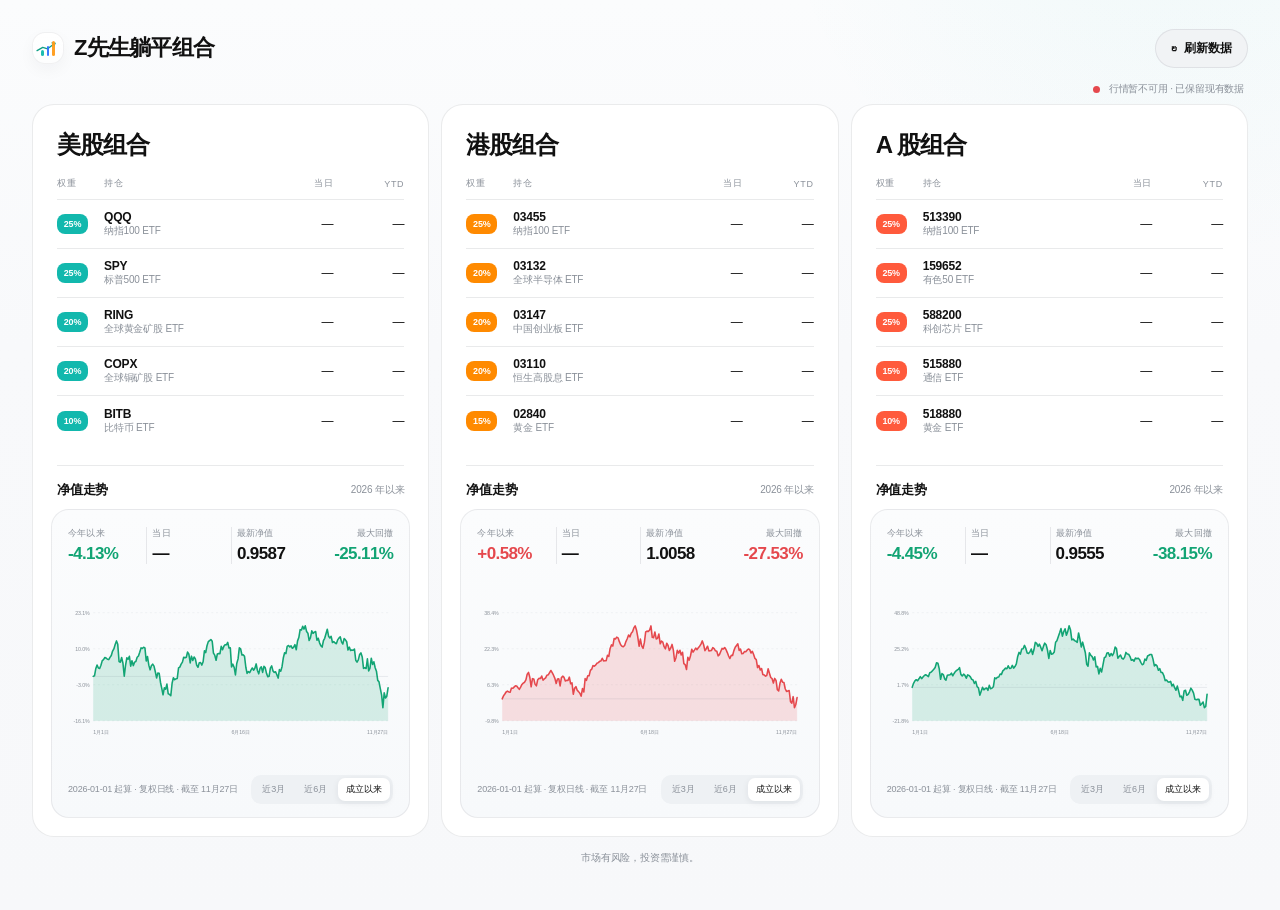
<file: index.html>
<!doctype html>
<html lang="zh-CN">
<head>
  <meta charset="utf-8">
  <meta name="viewport" content="width=device-width, initial-scale=1">
  <meta name="theme-color" content="#f2f2ef">
  <title>Z先生躺平组合</title>
  <link rel="stylesheet" href="style.css?v=33">
</head>
<body>
  <main class="main-container single-page">
    <nav class="topbar" aria-label="顶部导航">
      <div class="brand">
        <span class="brand-mark" aria-hidden="true">
          <i></i><i></i><i></i>
          <svg viewBox="0 0 32 22" focusable="false">
            <path class="brand-line" d="M5 15.5 L12 11.5 L18 13.2 L27 6.4"></path>
            <path class="brand-arrow" d="M23.4 5.9 L27 6.4 L26.1 9.7"></path>
          </svg>
        </span>
        <span class="brand-en">Balance</span>
        <span class="brand-cn">Z先生躺平组合</span>
      </div>
      <button class="btn-refresh" id="btnRefresh" onclick="refreshAll()">
        <span class="refresh-icon" aria-hidden="true">↻</span>
        刷新数据
      </button>
    </nav>

    <header class="header">
      <p class="eyebrow">Multi-market portfolio</p>
      <h1>Z先生躺平组合</h1>
      <p class="subtitle">三市场 ETF 组合、持仓与净值走势。</p>
    </header>

    <div class="status-bar">
      <div class="status-left">
        <div class="dot loading" id="statusDot"></div>
        <span class="time" id="statusText">正在加载数据...</span>
        <span class="update-badge" id="updateBadge"></span>
      </div>
    </div>

    <section class="portfolios page-panel active" id="panel-portfolio" data-page-panel="portfolio" role="region" aria-label="三市场组合">
      <article class="portfolio us" id="port-us">
        <div class="portfolio-header">
          <div class="left"><span class="name">美股组合</span></div>
        </div>
        <div class="holdings" id="holdings-panel-us" aria-label="美股组合持仓">
          <div class="change-header"><span>权重</span><span>持仓</span><span>当日</span><span>YTD</span></div>
          <div id="holdings-us"></div>
        </div>
        <div class="portfolio-section-heading"><strong>净值走势</strong><span>2026 年以来</span></div>
        <div class="portfolio-chart" id="chart-us" aria-label="美股组合净值走势"></div>
      </article>

      <article class="portfolio hk" id="port-hk">
        <div class="portfolio-header">
          <div class="left"><span class="name">港股组合</span></div>
        </div>
        <div class="holdings" id="holdings-panel-hk" aria-label="港股组合持仓">
          <div class="change-header"><span>权重</span><span>持仓</span><span>当日</span><span>YTD</span></div>
          <div id="holdings-hk"></div>
        </div>
        <div class="portfolio-section-heading"><strong>净值走势</strong><span>2026 年以来</span></div>
        <div class="portfolio-chart" id="chart-hk" aria-label="港股组合净值走势"></div>
      </article>

      <article class="portfolio a" id="port-a">
        <div class="portfolio-header">
          <div class="left"><span class="name">A 股组合</span></div>
        </div>
        <div class="holdings" id="holdings-panel-a" aria-label="A股组合持仓">
          <div class="change-header"><span>权重</span><span>持仓</span><span>当日</span><span>YTD</span></div>
          <div id="holdings-a"></div>
        </div>
        <div class="portfolio-section-heading"><strong>净值走势</strong><span>2026 年以来</span></div>
        <div class="portfolio-chart" id="chart-a" aria-label="A股组合净值走势"></div>
      </article>

    </section>

    <footer class="footer">
      <span class="footer-note">市场有风险，投资需谨慎。</span>
    </footer>
  </main>

  <script src="portfolio_config.js?v=1"></script>
  <script src="data.js?v=4"></script>
  <script src="portfolio_history.js?v=3"></script>
  <script src="app.js?v=20"></script>
</body>
</html>
</file>
<file: style.css>
:root {
  color-scheme:light;
  --bg:#f7f8fa; --card:#fff; --card-hover:#f5f7f9;
  --border:rgba(17,24,39,.09); --text:#111; --text-dim:#8a9099;
  --accent-us:#12b8ad; --accent-hk:#ff8a00; --accent-a:#ff5a3c;
  --accent-share:#7b61ff; --red:#e5484d; --green:#12a474;
  --red-bg:rgba(229,72,77,.075); --green-bg:rgba(18,164,116,.085);
  --shadow:0 18px 44px rgba(17,24,39,.045);
}

[data-theme="dark"] {
  color-scheme:dark;
  --bg:#111210; --card:rgba(31,32,29,.82); --card-hover:rgba(255,255,255,.04);
  --border:rgba(255,255,255,.09); --text:#f2f2ed; --text-dim:#9c9d97;
  --red:#ef7b70; --green:#60c39b; --red-bg:rgba(239,123,112,.1);
  --green-bg:rgba(96,195,155,.1); --shadow:0 24px 70px rgba(0,0,0,.28);
}

* { box-sizing:border-box; }
html { background:var(--bg); }
[data-theme="dark"] { background:#111210; }
body {
  margin:0; min-height:100vh; color:var(--text);
  background:
    radial-gradient(circle at 92% -16%,rgba(18,184,173,.055),transparent 26%),
    linear-gradient(180deg,#fbfcfd 0%,#f8f9fb 38%,var(--bg) 100%);
  font-family:Inter,"SF Pro Display","SF Pro Text",-apple-system,BlinkMacSystemFont,
    "Segoe UI","PingFang SC","Microsoft YaHei",sans-serif;
  letter-spacing:-.012em;
  transition:background-color .25s ease,color .25s ease;
}
button { font:inherit; }
.main-container { position:relative; width:min(1480px,calc(100% - 64px)); margin:auto; padding:24px 0 44px; }

.topbar { height:48px; display:flex; justify-content:space-between; align-items:center; margin-bottom:12px; }
.brand { display:flex; align-items:center; gap:10px; font-size:18px; font-weight:720; letter-spacing:-.035em; line-height:1; }
.brand-cn { display:inline; }
.brand-en { display:none; }
.brand-mark {
  position:relative; display:flex; align-items:flex-end; gap:3px; width:32px; height:32px; padding:7px 8px 7px 8px;
  border:1px solid rgba(17,24,39,.06); border-radius:13px;
  background:linear-gradient(180deg,rgba(255,255,255,.9),rgba(255,255,255,.58));
  box-shadow:0 6px 16px rgba(17,24,39,.038),inset 0 1px rgba(255,255,255,.86);
}
.brand-mark i { position:relative; z-index:1; width:3px; border-radius:999px; opacity:.95; }
.brand-mark i:nth-child(1) { height:6px; background:#12b8ad; }
.brand-mark i:nth-child(2) { height:10px; background:#2f73ff; }
.brand-mark i:nth-child(3) { height:15px; background:#ff9b18; }
.brand-mark svg {
  position:absolute; inset:5px 4px auto auto; width:26px; height:18px; pointer-events:none;
}
.brand-mark path {
  fill:none; stroke:#0f9f85; stroke-width:1.35; stroke-linecap:round; stroke-linejoin:round;
  vector-effect:non-scaling-stroke;
}
.brand-mark .brand-arrow { stroke-width:1.2; }
.btn-refresh {
  display:flex; align-items:center; gap:7px; padding:10px 15px; color:var(--text);
  border:1px solid rgba(17,24,39,.08); border-radius:999px; background:#f1f3f5;
  box-shadow:none; cursor:pointer; font-size:12px; font-weight:650;
}
.btn-refresh:hover { transform:translateY(-1px); }
.btn-refresh:disabled { opacity:.55; }
.btn-refresh:disabled .refresh-icon { animation:spin .8s linear infinite; }
@keyframes spin { to { transform:rotate(360deg); } }

.header { display:none; }
[data-theme="dark"] body {
  background:
    radial-gradient(circle at 92% -8%,rgba(76,91,119,.18),transparent 30%),
    radial-gradient(circle at 8% 0,rgba(255,255,255,.035),transparent 24%),
    var(--bg);
}
[data-theme="dark"] .brand-mark {
  border-color:rgba(255,255,255,.09); background:rgba(255,255,255,.04); box-shadow:none;
}
[data-theme="dark"] .brand-mark path { stroke:#60d4ba; }
.eyebrow,.section-kicker {
  margin:0 0 8px; color:var(--text-dim); font-size:10px; font-weight:700;
  letter-spacing:.16em; text-transform:uppercase;
}
.header .eyebrow { display:none; }
.header h1 {
  margin:0; max-width:none; font-size:clamp(34px,3vw,44px); font-weight:620;
  line-height:1.05; letter-spacing:-.052em; white-space:nowrap;
}
.desktop-break { display:none; }
.mobile-divider { display:inline; color:var(--text-dim); font-weight:400; }
.subtitle {
  display:none;
}

.status-bar {
  display:flex; align-items:center; justify-content:flex-end; margin:-2px 4px 8px;
  padding:0; color:var(--text-dim); font-size:10px;
}
.status-left { display:flex; align-items:center; gap:9px; }
.dot { width:7px; height:7px; border-radius:50%; background:var(--green); }
.dot.loading { background:var(--accent-us); animation:pulse 1.4s ease-in-out infinite; }
.dot.warning { background:#d3a147; }
.dot.error { background:var(--red); }
@keyframes pulse { 50% { opacity:.35; } }
.update-badge { display:none; color:var(--text-dim); }

.page-tabs {
  position:relative; z-index:10; display:grid; grid-template-columns:repeat(3,1fr);
  gap:34px; width:max-content; margin:0 0 22px; padding:0 4px;
  border:0; border-radius:0; background:transparent; box-shadow:none; backdrop-filter:none;
}
.page-tab {
  position:relative; display:flex; align-items:center; justify-content:center; gap:8px; min-height:42px;
  padding:4px 0; color:var(--text-dim); border:0; border-radius:0;
  background:transparent; cursor:pointer;
  transition:background .2s ease,color .2s ease,box-shadow .2s ease,transform .2s ease;
}
.page-tab span { font-size:16px; font-weight:620; }
.page-tab small { font-size:10px; }
.page-tab:hover { color:var(--text); background:transparent; }
.page-tab.active {
  color:var(--text); background:transparent; box-shadow:none;
}
.page-tab.active::after {
  content:""; position:absolute; left:50%; bottom:-3px; width:40px; height:3px;
  border-radius:999px; background:#12b8ad; transform:translateX(-50%);
}
.page-panel[hidden] { display:none !important; }
.page-panel.active { animation:panel-in .24s cubic-bezier(.22,1,.36,1); }
@keyframes panel-in {
  from { opacity:0; transform:translateY(5px); }
  to { opacity:1; transform:translateY(0); }
}

.portfolios {
  display:grid; grid-template-columns:repeat(3,minmax(0,1fr)); gap:12px; padding:0;
  border:0; border-radius:0; background:transparent; box-shadow:none; backdrop-filter:none;
}
.portfolio-source {
  grid-column:1/-1; display:flex; justify-content:space-between; align-items:center; gap:14px;
  margin-top:4px; padding:14px 18px; border:1px solid rgba(17,24,39,.075);
  border-radius:18px; color:var(--text-dim); background:rgba(255,255,255,.56);
  font-size:12px; line-height:1.5;
}
.portfolio-source-bottom { margin-top:0; }
.source-link {
  display:inline-flex; align-items:center; gap:6px; flex:0 0 auto; padding:8px 13px;
  border:1px solid rgba(17,24,39,.08); border-radius:999px; color:var(--text);
  background:#fff; font-size:12px; font-weight:680; text-decoration:none;
}
.source-link::after { content:"↗"; font-size:11px; opacity:.65; }
.portfolio,.share-card,.valuation-card {
  overflow:hidden; border:1px solid rgba(17,24,39,.085); border-radius:22px; background:var(--card);
  box-shadow:none; backdrop-filter:none;
}
.portfolio {
  min-width:0; border-radius:22px;
  box-shadow:none;
}
.portfolio-header {
  display:grid; grid-template-columns:minmax(0,1fr) auto;
  align-items:center; gap:14px; padding:24px 24px 16px; position:relative;
}
.portfolio-header .left { min-width:0; margin-top:0; }
.portfolio-header .name { font-size:24px; font-weight:680; letter-spacing:-.04em; }
.positive-text { color:var(--red); }
.negative-text { color:var(--green); }

.portfolio-section-heading {
  display:flex; justify-content:space-between; align-items:center;
  margin:2px 24px 10px; padding-top:15px; border-top:1px solid var(--border);
}
.portfolio-section-heading strong { font-size:13px; font-weight:680; }
.portfolio-section-heading span { color:var(--text-dim); font-size:10px; }
.portfolio-chart {
  margin:0 18px 18px; padding:17px 16px 13px; border:1px solid rgba(17,24,39,.07);
  border-radius:18px; background:linear-gradient(180deg,#fbfcfd,#f7f9fb);
}
.chart-head { display:flex; justify-content:space-between; align-items:flex-start; gap:12px; }
.chart-metrics { display:grid; grid-template-columns:repeat(3,minmax(0,1fr)); flex:1; gap:5px; }
.chart-metric { min-width:0; padding-right:8px; border-right:1px solid var(--border); }
.chart-metric:last-child { border-right:0; }
.chart-metric span,.chart-period-result span {
  display:block; margin-bottom:4px; color:var(--text-dim); font-size:9px; letter-spacing:.02em;
}
.chart-metric strong,.chart-period-result strong {
  display:block; font-size:17px; font-weight:720; letter-spacing:-.035em; font-variant-numeric:tabular-nums;
}
.chart-metric.positive strong,.chart-period-result.positive strong { color:var(--red); }
.chart-metric.negative strong,.chart-period-result.negative strong { color:var(--green); }
.chart-period-result { min-width:65px; text-align:right; }
.chart-plot { position:relative; margin-top:8px; touch-action:pan-y; user-select:none; }
.nav-chart { display:block; width:100%; height:200px; overflow:visible; }
.chart-grid-line { stroke:rgba(107,114,128,.14); stroke-width:1; stroke-dasharray:4 5; }
.chart-y-label,.chart-x-label {
  fill:var(--text-dim); font-family:inherit; font-size:10px; font-variant-numeric:tabular-nums;
}
.chart-zero { stroke:rgba(107,114,128,.24); stroke-width:1; }
.chart-area { opacity:.16; }
.chart-area.positive { fill:var(--red); }
.chart-area.negative { fill:var(--green); }
.chart-area.neutral { fill:#8b95a1; }
.chart-line { fill:none; stroke-width:3; stroke-linecap:round; stroke-linejoin:round; }
.chart-line.positive { stroke:var(--red); }
.chart-line.negative { stroke:var(--green); }
.chart-line.neutral { stroke:#8b95a1; }
.chart-plot.chart-await .chart-line {
  stroke-dasharray:1;
  stroke-dashoffset:1;
}
.chart-plot.chart-await .chart-area { opacity:0; }
.chart-plot.chart-await.is-revealed .chart-line {
  animation:chart-line-reveal .92s cubic-bezier(.22,.72,.24,1) var(--chart-reveal-delay,0ms) forwards;
}
.chart-plot.chart-await.is-revealed .chart-area {
  animation:chart-area-reveal .58s ease-out calc(var(--chart-reveal-delay,0ms) + .28s) forwards;
}
@keyframes chart-line-reveal { to { stroke-dashoffset:0; } }
@keyframes chart-area-reveal { to { opacity:.16; } }
.chart-crosshair,.chart-tooltip { display:none; pointer-events:none; position:absolute; }
.chart-plot.is-tracking .chart-crosshair,.chart-plot.is-tracking .chart-tooltip { display:block; }
.chart-crosshair { inset:0; }
.chart-crosshair i {
  position:absolute; left:var(--cursor-x); top:5%; bottom:13%; width:1px;
  border-left:1px dashed rgba(46,58,76,.46);
}
.chart-crosshair b {
  position:absolute; left:calc(var(--cursor-x) - 5px); top:calc(var(--cursor-y) - 5px);
  width:10px; height:10px; border:2px solid #fff; border-radius:50%; background:#111827;
  box-shadow:0 1px 6px rgba(15,23,42,.25);
}
.chart-tooltip {
  z-index:2; min-width:108px; padding:7px 9px; border-radius:10px; color:#fff;
  background:rgba(15,23,42,.92); box-shadow:0 8px 22px rgba(15,23,42,.18);
  transform:translate(9px,-100%); font-variant-numeric:tabular-nums;
}
.chart-tooltip.align-right { transform:translate(calc(-100% - 9px),-100%); }
.chart-tooltip span,.chart-tooltip em { display:block; color:rgba(255,255,255,.7); font-size:9px; font-style:normal; }
.chart-tooltip strong { display:block; margin:2px 0; font-size:14px; }
.chart-footer { display:flex; justify-content:space-between; align-items:center; gap:12px; margin-top:3px; }
.chart-origin { color:var(--text-dim); font-size:9px; white-space:nowrap; }
.chart-ranges { display:flex; gap:3px; padding:3px; border-radius:10px; background:#eef1f4; }
.chart-ranges button {
  padding:5px 8px; color:var(--text-dim); border:0; border-radius:7px; background:transparent;
  cursor:pointer; font-size:9px; white-space:nowrap;
}
.chart-ranges button.active { color:var(--text); background:#fff; box-shadow:0 2px 7px rgba(17,24,39,.07); }
.chart-unavailable { display:flex; flex-direction:column; align-items:center; gap:5px; padding:70px 16px; }
.chart-unavailable span { color:var(--text-dim); font-size:11px; }
.holdings { padding:0 24px 18px; }
.change-header,.holding {
  display:grid; grid-template-columns:38px minmax(0,1fr) 62px 62px; gap:9px; align-items:center;
}
.change-header {
  padding:0 0 9px; color:var(--text-dim); border-bottom:1px solid var(--border);
  font-size:9px; letter-spacing:.08em; text-transform:uppercase;
}
.change-header span:nth-child(3),.change-header span:nth-child(4) { text-align:right; }
.holding { min-height:49px; border-bottom:1px solid var(--border); font-size:12px; }
.holding:last-child { border:0; }
.holding .weight {
  width:31px; padding:5px 0; border-radius:8px; color:#fff; text-align:center;
  font-size:9px; font-weight:700;
}
.us .weight { background:var(--accent-us); }
.hk .weight { background:var(--accent-hk); }
.a .weight { background:var(--accent-a); }
.holding .ticker { font-weight:650; }
.holding .name-cn { overflow:hidden; color:var(--text-dim); font-size:10px; text-overflow:ellipsis; white-space:nowrap; }
.holding .change { text-align:right; font-variant-numeric:tabular-nums; }

.valuation-section { margin-top:12px; }
.valuation-card {
  display:grid; grid-template-columns:max-content minmax(0,1fr); gap:12px 18px;
  padding:18px 24px 28px;
}
.valuation-header {
  grid-column:1/-1; display:flex; justify-content:space-between; gap:28px; align-items:center;
}
.valuation-title { margin:0; font-size:30px; font-weight:650; letter-spacing:-.045em; }
.valuation-description { margin:8px 0 0; color:var(--text-dim); font-size:14px; line-height:1.55; }
.valuation-method-link {
  display:inline-flex; align-items:center; gap:6px; padding:8px 13px; border:1px solid rgba(17,24,39,.08);
  border-radius:999px; color:var(--text); background:#f4f5f7;
  font-size:13px; font-weight:680; text-decoration:none;
}
.valuation-method-link::after { content:"↗"; font-size:12px; opacity:.65; }
.valuation-update-stamp {
  display:inline-flex; align-items:center; gap:7px; margin-right:auto; padding:8px 12px;
  border-radius:999px; background:rgba(20,184,166,.08); color:#0f766e;
  font-size:12px; font-weight:680; white-space:nowrap;
}
.valuation-update-stamp::before {
  content:""; width:6px; height:6px; border-radius:50%; background:#14b8a6;
  box-shadow:0 0 0 4px rgba(20,184,166,.1);
}
.valuation-legend { display:flex; gap:18px; padding-top:9px; color:var(--text-dim); font-size:12px; white-space:nowrap; }
.valuation-legend span { display:flex; align-items:center; gap:6px; }
.legend-dot { width:8px; height:8px; border-radius:50%; }
.legend-dot.buy { background:#38a77a; }
.legend-dot.fair { background:#d3a147; }
.legend-dot.sell { background:#d5635a; }
.valuation-tabs {
  display:inline-flex; align-self:center; gap:0; margin-top:0; padding:3px; border:1px solid rgba(17,24,39,.08);
  border-radius:999px; background:#f6f8fb;
}
.valuation-tab {
  padding:9px 18px; border:0; border-radius:999px; color:var(--text-dim);
  background:transparent; cursor:pointer; font-size:13px; font-weight:650;
}
.valuation-tab.active {
  color:#111; background:#fff; box-shadow:0 4px 12px rgba(17,24,39,.075);
}
.valuation-summary {
  display:grid; grid-template-columns:repeat(4,minmax(96px,1fr)); gap:0; align-self:center; margin:0;
  border:1px solid rgba(17,24,39,.08); border-radius:999px; background:#fbfcfd; overflow:hidden;
}
.valuation-stat { position:relative; padding:9px 17px; border:0; border-left:1px solid rgba(17,24,39,.07); color:inherit; background:transparent; font:inherit; text-align:left; }
.valuation-stat:first-child { border-left:0; }
.valuation-stat span { display:inline-block; margin-right:8px; color:var(--text-dim); font-size:11px; vertical-align:middle; }
.valuation-stat strong { font-size:21px; font-weight:680; letter-spacing:-.045em; vertical-align:middle; }
.valuation-stat em { display:none; }
.valuation-stat.buy strong { color:var(--green); }
.valuation-stat.sell strong { color:var(--red); }
.valuation-filter { cursor:pointer; transition:background .18s ease,box-shadow .18s ease; }
.valuation-filter:hover { background:rgba(18,184,173,.055); }
.valuation-filter.active {
  background:rgba(18,184,173,.1); box-shadow:inset 0 0 0 1px rgba(18,164,116,.15);
}
.valuation-filter.active::after {
  content:"筛选中"; position:absolute; right:10px; top:50%; color:var(--green);
  font-size:9px; font-weight:700; transform:translateY(-50%);
}
.valuation-table-head,.valuation-row {
  display:grid; grid-template-columns:minmax(260px,300px) 130px minmax(520px,1fr); gap:22px; align-items:center;
}
.valuation-list,.valuation-note { grid-column:1/-1; }
.valuation-table-head {
  display:none;
}
.valuation-row {
  min-height:96px; margin-top:9px; padding:14px 18px;
  border:1px solid rgba(17,24,39,.075); border-radius:18px; background:#fff;
  box-shadow:0 1px 0 rgba(15,23,42,.025);
}
.valuation-row.state-buy,.valuation-row.state-strong-buy {
  border-color:rgba(18,164,116,.18);
  background:linear-gradient(90deg,rgba(18,184,173,.08),#fff 42%);
}
.valuation-row.state-sell {
  border-color:rgba(229,72,77,.16);
  background:linear-gradient(90deg,rgba(229,72,77,.06),#fff 42%);
}
.valuation-company { min-width:0; }
.valuation-company strong {
  min-width:0; overflow:visible; font-size:21px; font-weight:680; letter-spacing:-.025em;
  text-overflow:clip; white-space:nowrap;
}
.valuation-company>span,.valuation-current span { display:block; margin-top:7px; color:var(--text-dim); font-size:13px; }
.valuation-current .valuation-price-source { color:#a56f14; font-size:10px; font-weight:650; }
.valuation-meta { letter-spacing:.01em; }
.valuation-symbol-line {
  display:grid; grid-template-columns:max-content minmax(82px,1fr) max-content; gap:10px; align-items:center;
}
.valuation-ticker {
  min-width:54px; padding:5px 9px; border-radius:9px; color:#111; background:#f3f5f7;
  font-size:11px; font-weight:760; letter-spacing:.04em; text-align:center;
}
.valuation-holding {
  padding:5px 9px; border-radius:999px; font-size:11px; font-weight:760;
  letter-spacing:-.01em; white-space:nowrap; font-variant-numeric:tabular-nums;
}
.valuation-holding.active {
  color:#0b8f78; background:rgba(18,184,173,.1);
}
.valuation-holding.watch {
  color:#8a9099; background:#f3f5f7;
}
.valuation-holding.cleared {
  color:#7c6a58; background:#f4efe9;
}
.valuation-empty {
  grid-column:1/-1; margin-top:9px; padding:42px 20px; border:1px dashed rgba(17,24,39,.12);
  border-radius:18px; color:var(--text-dim); text-align:center;
}

[data-theme="dark"] .portfolio,
[data-theme="dark"] .share-card,
[data-theme="dark"] .valuation-card {
  border-color:rgba(255,255,255,.08); background:#1a1b18;
}
[data-theme="dark"] .portfolio-source {
  border-color:rgba(255,255,255,.08); background:rgba(255,255,255,.035);
}
[data-theme="dark"] .portfolio-chart {
  border-color:rgba(255,255,255,.08);
  background:linear-gradient(180deg,rgba(255,255,255,.04),rgba(255,255,255,.02));
}
[data-theme="dark"] .chart-ranges { background:#242520; }
[data-theme="dark"] .chart-ranges button.active {
  color:#f5f5f1; background:#343630; box-shadow:none;
}
[data-theme="dark"] .chart-grid-line { stroke:rgba(255,255,255,.09); }
[data-theme="dark"] .chart-zero { stroke:rgba(255,255,255,.18); }
[data-theme="dark"] .chart-area.positive { fill:#ff7c73; }
[data-theme="dark"] .chart-area.negative { fill:#71dec5; }
[data-theme="dark"] .chart-line.positive { stroke:#ff7c73; }
[data-theme="dark"] .chart-line.negative { stroke:#71dec5; }
[data-theme="dark"] .source-link {
  border-color:rgba(255,255,255,.08); color:#f5f5f1; background:#242520;
}
[data-theme="dark"] .valuation-method-link {
  border-color:rgba(255,255,255,.08); color:#f5f5f1; background:#242520;
}
[data-theme="dark"] .valuation-update-stamp {
  color:#7fe4cf; background:rgba(20,184,166,.13);
}
[data-theme="dark"] .valuation-summary {
  border-color:rgba(255,255,255,.08); background:#20211d;
}
[data-theme="dark"] .valuation-stat { border-left-color:rgba(255,255,255,.08); }
[data-theme="dark"] .valuation-row {
  border-color:rgba(255,255,255,.08); background:#20211d;
}
[data-theme="dark"] .valuation-row.state-buy,
[data-theme="dark"] .valuation-row.state-strong-buy {
  border-color:rgba(96,212,186,.22);
  background:linear-gradient(90deg,rgba(28,129,108,.18),#20211d 56%);
}
[data-theme="dark"] .valuation-row.state-sell {
  border-color:rgba(239,123,112,.2);
  background:linear-gradient(90deg,rgba(239,123,112,.12),#20211d 56%);
}
[data-theme="dark"] .valuation-ticker,
[data-theme="dark"] .valuation-holding.watch {
  color:#d8dbd4; background:#2b2d28;
}
[data-theme="dark"] .valuation-holding.active {
  color:#71dec5; background:rgba(96,212,186,.14);
}
[data-theme="dark"] .valuation-holding.cleared {
  color:#d4b99e; background:rgba(180,145,111,.14);
}
[data-theme="dark"] .valuation-filter:hover,
[data-theme="dark"] .valuation-filter.active { background:rgba(96,212,186,.11); }
[data-theme="dark"] .valuation-empty { border-color:rgba(255,255,255,.1); }
[data-theme="dark"] .valuation-current .valuation-price-source { color:#e0b45f; }
[data-theme="dark"] .range-labels span:nth-child(1) {
  color:#78dfc7; background:rgba(96,212,186,.11);
}
[data-theme="dark"] .range-labels span:nth-child(2) {
  color:#e7bf62; background:rgba(231,191,98,.11);
}
[data-theme="dark"] .range-labels span:nth-child(3) {
  color:#ff9388; background:rgba(239,123,112,.1);
}
[data-theme="dark"] .range-track { background:#2b2d28; }
[data-theme="dark"] .range-zone.buy { background:rgba(96,212,186,.48); }
[data-theme="dark"] .range-zone.fair { background:rgba(231,191,98,.45); }
[data-theme="dark"] .range-zone.sell { background:rgba(239,123,112,.38); }
[data-theme="dark"] .price-pin {
  border-color:#20211d; background:#f5f5f1; box-shadow:0 4px 12px rgba(0,0,0,.3);
}
[data-theme="dark"] .price-pin b {
  color:#111210; background:#f5f5f1;
}
[data-theme="dark"] .status-chip.watch {
  color:#b9bbb4; background:#2b2d28;
}
.signal-pill { padding:4px 7px; border-radius:999px; font-size:10px; font-weight:750; letter-spacing:.03em; }
.signal-pill.buy { color:var(--green); background:var(--green-bg); }
.signal-pill.sell { color:var(--red); background:var(--red-bg); }
.valuation-current strong { font-size:28px; font-weight:680; letter-spacing:-.035em; font-variant-numeric:tabular-nums; }
.range-labels {
  display:grid; grid-template-columns:repeat(3,1fr); gap:8px; margin-bottom:11px;
  color:var(--text); font-size:12px; font-weight:640; font-variant-numeric:tabular-nums;
}
.range-labels span {
  padding:6px 9px; border-radius:8px; text-align:center; white-space:nowrap;
}
.range-labels span:nth-child(1) { color:var(--green); background:rgba(18,164,116,.075); }
.range-labels span:nth-child(2) { color:#9a6b13; background:rgba(214,159,46,.1); }
.range-labels span:nth-child(3) { color:var(--red); background:rgba(229,72,77,.07); }
.range-track { position:relative; height:9px; margin-bottom:20px; border-radius:999px; background:#eef1f4; }
.range-zone { position:absolute; top:0; height:100%; }
.range-zone.buy { left:0; border-radius:999px 0 0 999px; background:rgba(18,164,116,.42); }
.range-zone.fair { background:rgba(214,159,46,.42); }
.range-zone.sell { border-radius:0 999px 999px 0; background:rgba(229,72,77,.32); }
.price-pin {
  position:absolute; top:50%; width:17px; height:17px; border:3px solid var(--card);
  border-radius:50%; background:#111827; box-shadow:0 4px 12px rgba(15,23,42,.22);
  transform:translate(-50%,-50%);
}
.price-pin b {
  position:absolute; left:50%; top:15px; padding:4px 7px; border-radius:7px;
  color:#fff; background:#111827; font-size:11px; white-space:nowrap; transform:translateX(-50%);
}
.status-chip { display:inline-block; padding:7px 10px; border-radius:999px; font-size:11px; font-weight:760; }
.status-chip.inline { display:none; }
.status-chip.strong-buy,.status-chip.buy { color:var(--green); background:var(--green-bg); }
.status-chip.watch { color:var(--text-dim); background:#f3f6fb; }
.status-chip.fair { color:#9c6a15; background:rgba(211,161,71,.12); }
.status-chip.sell { color:var(--red); background:var(--red-bg); }
.valuation-note {
  display:block; padding:18px 14px 0;
  border-top:1px solid var(--border); color:var(--text-dim); font-size:12px;
}

.share-section { margin-top:12px; }
.share-card { padding:27px; }
.share-card-header { display:flex; justify-content:space-between; gap:20px; align-items:flex-start; }
.section-kicker { margin-bottom:8px; }
.share-card-header .name { font-size:25px; font-weight:630; letter-spacing:-.04em; }
.share-description { margin:7px 0 0; color:var(--text-dim); font-size:12px; }
.share-note {
  padding:7px 10px; border:1px solid var(--border); border-radius:999px;
  color:var(--text-dim); font-size:10px; font-weight:650;
}
.share-toolbar {
  display:flex; justify-content:flex-end; align-items:center; gap:5px; margin:0 0 12px;
  color:var(--text-dim); font-size:11px;
}
.sort-label { margin-right:5px; }
.sort-btn {
  padding:8px 11px; color:var(--text-dim); border:0; border-radius:10px;
  background:transparent; cursor:pointer; font-size:11px;
}
.sort-btn:hover { background:var(--card-hover); }
.sort-btn.active { color:#111; background:#fff; box-shadow:inset 0 0 0 1px var(--border); }
.share-table-header,.share-row {
  display:grid; grid-template-columns:28px 78px minmax(130px,1fr) 76px 76px;
  gap:12px; align-items:center;
}
.share-table-header {
  padding:0 12px 10px; color:var(--text-dim); font-size:9px;
  letter-spacing:.08em; text-transform:uppercase;
}
.share-table-header span:nth-child(4),.share-table-header span:nth-child(5) { text-align:right; }
.group-header {
  display:flex; align-items:center; gap:7px; padding:15px 12px 8px;
  border-top:1px solid var(--border); font-size:10px; font-weight:700; letter-spacing:.04em;
}
.group-dot { width:6px; height:6px; border-radius:50%; }
.share-item { border-top:1px solid var(--border); cursor:pointer; }
.share-row { min-height:58px; padding:0 12px; font-size:12px; }
.share-item:hover .share-row { background:var(--card-hover); }
.share-ticker { font-weight:700; letter-spacing:.02em; }
.share-name { overflow:hidden; color:var(--text-dim); text-overflow:ellipsis; white-space:nowrap; }
.share-day,.share-since { text-align:right; font-variant-numeric:tabular-nums; }
.share-detail { display:none; padding:5px 12px 17px; font-size:12px; line-height:1.65; }
.share-detail.open { display:block; }
.detail-grid { display:grid; grid-template-columns:1fr 1fr; gap:8px; }
.detail-row,.price-track { margin-top:8px; padding:10px 12px; border-radius:12px; background:var(--card-hover); }
.detail-label { margin-right:6px; color:var(--text-dim); font-weight:650; }
.price-track { display:flex; align-items:center; gap:10px; }
.price-item { display:flex; flex-direction:column; }
.price-lbl { color:var(--text-dim); font-size:9px; }
.price-val { font-weight:650; }
.price-arrow { color:var(--text-dim); }
.price-since { margin-left:auto; font-weight:700; }
.price-since.up { color:var(--red); }
.price-since.down { color:var(--green); }

.loading-skeleton {
  width:58px; height:20px; border-radius:6px;
  background:linear-gradient(90deg,rgba(120,120,115,.08),rgba(120,120,115,.16),rgba(120,120,115,.08));
  background-size:200% 100%; animation:shimmer 1.4s infinite;
}
@keyframes shimmer { to { background-position:-200% 0; } }
.footer {
  display:flex; justify-content:space-between; gap:20px; padding:15px 8px 0;
  color:var(--text-dim); font-size:10px; line-height:1.6;
}
.footer-note { max-width:600px; text-align:right; }

@media (max-width:980px) {
  .portfolios { grid-template-columns:1fr; }
  .portfolio { display:block; }
  .holdings { padding-top:0; }
  .main-container { width:min(100% - 32px,860px); }
  .page-tabs { width:100%; justify-content:space-between; }
  .valuation-card { display:block; padding:20px 22px 26px; }
  .valuation-summary { margin:12px 0 16px; border-radius:18px; }
  .valuation-table-head { display:none; }
  .valuation-row { grid-template-columns:minmax(240px,1fr) 110px; gap:14px; }
  .valuation-range { grid-column:1/-1; }
}
@media (max-width:640px) {
  .main-container {
    width:calc(100% - 16px); padding-top:6px;
    display:grid; grid-template-columns:1fr auto; column-gap:10px;
  }
  .topbar {
    grid-column:1/-1; grid-row:1; height:34px; margin-bottom:0;
  }
  .brand { min-width:0; gap:7px; font-size:16px; letter-spacing:-.035em; }
  .brand-en { display:none; }
  .brand-cn { display:inline; overflow:hidden; text-overflow:ellipsis; white-space:nowrap; }
  .brand-mark { flex:0 0 auto; width:28px; height:28px; padding:6px 7px; gap:2.5px; border-radius:11px; }
  .brand-mark i { width:2.5px; }
  .brand-mark i:nth-child(1) { height:6px; }
  .brand-mark i:nth-child(2) { height:9px; }
  .brand-mark i:nth-child(3) { height:13px; }
  .brand-mark svg { inset:5px 3px auto auto; width:23px; height:16px; }
  .brand-mark path { stroke-width:1.25; }
  .brand-mark .brand-arrow { stroke-width:1.1; }
  .btn-refresh {
    padding:6px 9px; border-color:transparent; background:var(--card-hover);
    box-shadow:none; font-size:10px;
  }
  .header { display:none; }
  .status-bar {
    grid-column:1/-1; grid-row:2; align-self:center; justify-self:end;
    min-height:12px; margin:-7px 2px 0 0; padding:0; font-size:8px; white-space:nowrap;
  }
  .status-left { gap:5px; }
  .dot { width:5px; height:5px; }
  .status-bar .time { max-width:96px; overflow:hidden; text-overflow:ellipsis; }
  .update-badge { display:none; }
  .page-tabs {
    grid-column:1/-1; grid-row:3; position:sticky; top:4px;
    display:grid; width:auto; gap:3px; grid-template-columns:repeat(3,minmax(0,1fr));
    margin:2px 0 9px; padding:3px; border:1px solid rgba(17,24,39,.06); border-radius:14px;
    background:#fff; box-shadow:none;
  }
  .page-tab { min-width:0; min-height:36px; padding:4px 3px; gap:0; flex-direction:column; border-radius:11px; }
  .page-tab span { font-size:12px; font-weight:680; }
  .page-tab small {
    display:block; max-width:100%; margin-top:2px; overflow:hidden;
    font-size:8px; text-overflow:ellipsis; white-space:nowrap;
  }
  .page-tab.active {
    color:#111; background:#f1f3f5;
    box-shadow:none;
  }
  .page-tab.active::after { display:none; }
  [data-theme="dark"] .page-tabs {
    border:1px solid rgba(255,255,255,.08);
    background:#1a1b18; box-shadow:0 8px 22px rgba(0,0,0,.22);
    backdrop-filter:none;
  }
  [data-theme="dark"] .page-tab {
    color:#aeb0a9; opacity:1;
  }
  [data-theme="dark"] .page-tab small { color:#7f817b; }
  [data-theme="dark"] .page-tab.active {
    color:#f5f5f1; background:#30312d;
    box-shadow:inset 0 0 0 1px rgba(255,255,255,.13),0 4px 12px rgba(0,0,0,.25);
  }
  [data-theme="dark"] .page-tab.active small { color:#c5c7c0; }
  [data-theme="dark"] .valuation-tabs {
    background:#151613; box-shadow:inset 0 0 0 1px rgba(255,255,255,.07);
  }
  [data-theme="dark"] .valuation-tab {
    color:#aeb0a9;
  }
  [data-theme="dark"] .valuation-tab.active {
    color:#f5f5f1; background:#30312d;
    box-shadow:inset 0 0 0 1px rgba(255,255,255,.12),0 3px 10px rgba(0,0,0,.2);
  }
  .page-panel { grid-column:1/-1; grid-row:4; }
  .single-page .page-panel { grid-row:3; }
  .portfolios {
    gap:10px; padding:0; border:0; border-radius:0; background:transparent;
    box-shadow:none; backdrop-filter:none;
  }
  .portfolio-source {
    flex-direction:row; align-items:center; gap:8px; margin-top:0; padding:10px 12px;
    border-radius:15px; font-size:9px;
  }
  .portfolio-source span { min-width:0; overflow:hidden; text-overflow:ellipsis; white-space:nowrap; }
  .source-link { width:auto; margin-left:auto; justify-content:center; padding:7px 10px; font-size:10px; white-space:nowrap; }
  .portfolio { display:block; border-color:rgba(17,24,39,.075); border-radius:21px; box-shadow:none; }
  .portfolio-header {
    display:grid; grid-template-columns:minmax(0,1fr) auto;
    align-items:center; column-gap:10px; padding:17px 19px 13px;
  }
  .portfolio-header .left { min-width:0; margin-top:0; }
  .portfolio-header .name { font-size:21px; white-space:nowrap; }
  .portfolio-section-heading { margin:0 19px 8px; padding-top:13px; }
  .portfolio-chart { margin:0 12px 12px; padding:14px 12px 11px; border-radius:17px; }
  .chart-head { gap:7px; }
  .chart-metrics { gap:3px; }
  .chart-metric { padding-right:5px; }
  .chart-metric span,.chart-period-result span { margin-bottom:3px; font-size:8px; }
  .chart-metric strong,.chart-period-result strong { font-size:15px; }
  .chart-period-result { min-width:54px; }
  .chart-plot { margin-top:5px; }
  .nav-chart { height:188px; }
  .chart-line { stroke-width:2.7; }
  .chart-y-label,.chart-x-label { font-size:9px; }
  .chart-footer { justify-content:flex-end; align-items:flex-end; gap:6px; }
  .chart-origin { display:none; }
  .chart-ranges button { padding:5px 7px; font-size:8px; }
  .holdings { padding:0 19px 13px; }
  .footer {
    display:grid; gap:2px; padding:9px 5px 2px; font-size:8px; line-height:1.45;
  }
  .footer-note { max-width:none; text-align:left; }
  .share-card { padding:21px; border-radius:23px; }
  .valuation-card { display:block; padding:17px 19px 15px; border-radius:23px; }
  .valuation-header {
    display:grid; grid-template-columns:1fr auto; align-items:center; gap:8px 10px;
  }
  .valuation-title { font-size:25px; }
  .valuation-description { margin-top:5px; font-size:12px; line-height:1.45; }
  .valuation-method-link {
    justify-self:start; padding:6px 10px; border-color:rgba(17,24,39,.075);
    background:rgba(255,255,255,.68); box-shadow:0 5px 18px rgba(15,23,42,.035);
    font-size:11px; white-space:nowrap;
  }
  .valuation-update-stamp {
    justify-self:end; margin-right:0; padding:6px 9px; font-size:10px;
    background:rgba(20,184,166,.075); box-shadow:none;
  }
  .valuation-update-stamp::before { width:5px; height:5px; box-shadow:0 0 0 3px rgba(20,184,166,.095); }
  .valuation-legend {
    grid-column:1/-1; width:100%; margin-top:0; padding:0; gap:12px;
    color:rgba(107,114,128,.82); font-size:10px;
  }
  .legend-dot { width:7px; height:7px; }
  .valuation-tabs { display:flex; margin-top:11px; padding:3px; background:#f5f7fa; }
  .valuation-tab { flex:1; padding:8px 8px; font-size:13px; }
  .valuation-summary {
    grid-template-columns:repeat(4,minmax(0,1fr)); gap:0; margin:9px 0 7px;
    padding:5px 4px; border:1px solid rgba(17,24,39,.075); border-radius:14px;
    background:linear-gradient(180deg,rgba(248,250,252,.88),rgba(255,255,255,.72));
  }
  .valuation-stat {
    min-width:0; padding:1px 5px; border-left:1px solid rgba(17,24,39,.07);
    border-radius:0; background:transparent; text-align:center;
  }
  .valuation-filter { text-align:center; }
  .valuation-filter.active::after { display:none; }
  .valuation-stat:first-child { border-left:0; }
  .valuation-stat span {
    display:block; margin-bottom:3px; overflow:hidden;
    color:rgba(107,114,128,.82); font-size:9px; line-height:1.2; text-overflow:ellipsis; white-space:nowrap;
  }
  .valuation-stat strong {
    display:block; font-size:19px; line-height:1.04; letter-spacing:-.04em;
  }
  .valuation-stat em { display:none; }
  .valuation-row,.valuation-row.state-buy,.valuation-row.state-strong-buy,.valuation-row.state-sell {
    grid-template-columns:minmax(0,1fr) auto; gap:5px 12px; margin:8px 0 0;
    min-height:0; padding:11px 12px 12px; border:1px solid rgba(17,24,39,.07);
    border-radius:18px; background:#fff; box-shadow:0 6px 18px rgba(15,23,42,.025);
  }
  .valuation-row.state-buy,.valuation-row.state-strong-buy {
    background:linear-gradient(100deg,rgba(18,184,173,.07),#fff 48%);
  }
  .valuation-row.state-sell {
    background:linear-gradient(100deg,rgba(229,72,77,.05),#fff 48%);
  }
  .valuation-symbol-line {
    display:flex; align-items:center; gap:7px; flex-wrap:nowrap; min-width:0;
  }
  .valuation-ticker { flex:0 0 auto; width:auto; min-width:42px; padding:5px 8px; border-radius:10px; font-size:10px; }
  .valuation-company strong { flex:0 1 auto; max-width:100%; overflow:hidden; text-overflow:ellipsis; }
  .valuation-holding {
    display:inline-flex; flex:0 0 auto; align-items:center; padding:4px 7px;
    font-size:9px; line-height:1; white-space:nowrap;
  }
  .status-chip.inline { display:none; }
  .valuation-company strong { font-size:18px; letter-spacing:-.03em; }
  .valuation-company>span.valuation-meta { display:none; }
  .valuation-company>span,.valuation-current span { margin-top:4px; font-size:11px; }
  .valuation-current {
    display:flex; flex-direction:column; justify-content:center; align-self:stretch;
    min-width:96px; text-align:right;
  }
  .valuation-current strong { font-size:23px; line-height:1; letter-spacing:-.045em; }
  .valuation-current span { margin-top:6px; line-height:1.1; }
  .signal-pill { font-size:9px; }
  .valuation-range { grid-column:1/-1; padding-top:0; }
  .range-labels { gap:5px; margin-bottom:7px; font-size:10px; }
  .range-labels span { padding:5px 2px; border-radius:8px; }
  .range-track { height:7px; margin-bottom:17px; }
  .price-pin { width:12px; height:12px; border-width:2px; box-shadow:0 3px 9px rgba(15,23,42,.16); }
  .price-pin b { top:10px; bottom:auto; padding:3px 6px; border-radius:6px; font-size:9px; }
  .status-chip { padding:5px 8px; font-size:10px; }
  .valuation-note { padding:14px 8px 0; font-size:11px; line-height:1.45; }
  .share-toolbar { justify-content:stretch; }
  .sort-btn { flex:1; padding-inline:4px; }
  .sort-label { display:none; }
  .share-table-header,.share-row { grid-template-columns:22px 62px minmax(70px,1fr) 65px; gap:7px; }
  .share-table-header span:nth-child(4),.share-row .share-day { display:none; }
  .detail-grid { grid-template-columns:1fr; }
  .footer { grid-column:1/-1; flex-direction:column; }
  .footer-note { text-align:left; }
}

/* Valuation workspace: decision-first layout */
.valuation-section { margin-top:10px; }
.valuation-card {
  display:block; padding:20px 24px 22px; border-radius:26px;
  background:
    radial-gradient(circle at 0 0,rgba(18,184,173,.045),transparent 22%),
    var(--card);
}
.valuation-header {
  display:flex; justify-content:flex-start; align-items:center; gap:10px;
  min-height:36px;
}
.valuation-method-link {
  padding:8px 13px; border-color:rgba(17,24,39,.075); background:#fff;
  box-shadow:0 5px 18px rgba(15,23,42,.035);
}
.valuation-update-stamp { margin-right:0; }
.valuation-legend { margin-left:auto; padding:0; }
.valuation-console {
  display:grid; grid-template-columns:260px minmax(0,1fr); gap:14px;
  margin-top:14px; padding:10px; border:1px solid rgba(17,24,39,.075);
  border-radius:20px; background:linear-gradient(135deg,#f5f8fa,#fafbfc);
}
.valuation-tabs {
  display:grid; grid-template-columns:1fr 1fr; align-self:stretch;
  width:100%; padding:4px; border:0; border-radius:15px; background:#e9eef2;
}
.valuation-tab {
  display:flex; align-items:center; justify-content:center; padding:9px 12px;
  border-radius:12px; font-size:13px;
}
.valuation-tab.active {
  color:#0f1720; background:#fff;
  box-shadow:0 6px 16px rgba(15,23,42,.08),inset 0 0 0 1px rgba(17,24,39,.04);
}
.valuation-summary {
  min-height:54px; border:0; border-radius:15px; background:rgba(255,255,255,.78);
  box-shadow:inset 0 0 0 1px rgba(17,24,39,.055); overflow:hidden;
}
.valuation-stat { padding:8px 16px; }
.valuation-stat span {
  display:block; margin:0 0 2px; font-size:10px; letter-spacing:.01em;
}
.valuation-stat strong { display:block; font-size:22px; line-height:1; }
.valuation-stat em {
  position:absolute; right:12px; bottom:8px; display:block; color:#b0b5bc;
  font-size:8px; font-style:normal; letter-spacing:.04em;
}
.valuation-filter.active::after { display:none; }
.valuation-filterbar {
  display:flex; align-items:center; gap:6px; margin:13px 0 10px; min-height:34px;
}
.valuation-filterbar-label {
  margin-right:4px; color:var(--text-dim); font-size:11px; font-weight:620;
}
.valuation-filter-chip {
  padding:7px 12px; border:1px solid transparent; border-radius:999px;
  color:#737b86; background:transparent; cursor:pointer; font-size:11px; font-weight:650;
  transition:background .18s ease,color .18s ease,box-shadow .18s ease;
}
.valuation-filter-chip:hover { color:var(--text); background:#f2f5f7; }
.valuation-filter-chip.active {
  color:#0d786d; border-color:rgba(18,164,116,.1); background:rgba(18,184,173,.09);
  box-shadow:inset 0 0 0 1px rgba(18,164,116,.035);
}
.valuation-result-count {
  margin-left:auto; color:#a0a6ae; font-size:10px; font-variant-numeric:tabular-nums;
}
.valuation-table-head {
  display:grid; grid-template-columns:minmax(270px,320px) 130px minmax(500px,1fr);
  gap:24px; margin:0; padding:0 18px 8px; color:#a0a6ae;
  font-size:9px; font-weight:680; letter-spacing:.08em;
}
.valuation-list {
  overflow:hidden; border:1px solid rgba(17,24,39,.075); border-radius:20px;
  background:rgba(255,255,255,.72);
}
.valuation-row {
  position:relative; grid-template-columns:minmax(270px,320px) 130px minmax(500px,1fr);
  gap:24px; min-height:106px; margin:0; padding:17px 20px;
  border:0; border-bottom:1px solid rgba(17,24,39,.065); border-radius:0;
  background:transparent; box-shadow:none; isolation:isolate;
}
.valuation-row:last-child { border-bottom:0; }
.valuation-row::before {
  content:""; position:absolute; left:0; top:22px; bottom:22px; width:3px;
  border-radius:0 999px 999px 0; background:#d9dee4;
}
.valuation-row.state-buy::before,.valuation-row.state-strong-buy::before { background:#12b8ad; }
.valuation-row.state-fair::before { background:#d3a147; }
.valuation-row.state-sell::before { background:#d5635a; }
.valuation-row.state-buy,.valuation-row.state-strong-buy {
  border-color:rgba(17,24,39,.065);
  background:linear-gradient(90deg,rgba(18,184,173,.055),transparent 31%);
}
.valuation-row.state-sell {
  border-color:rgba(17,24,39,.065);
  background:linear-gradient(90deg,rgba(229,72,77,.04),transparent 31%);
}
.valuation-symbol-line { display:flex; grid-template-columns:none; gap:8px; }
.valuation-company strong { font-size:23px; letter-spacing:-.04em; }
.valuation-ticker {
  min-width:48px; padding:5px 8px; border-radius:9px; background:#eef2f5;
  font-size:10px;
}
.valuation-holding { padding:5px 9px; font-size:10px; }
.valuation-current { align-self:center; }
.valuation-current strong { font-size:28px; line-height:1; }
.valuation-range { min-width:0; }
.range-labels { gap:9px; margin-bottom:10px; }
.range-labels span { border-radius:9px; }
.range-track { margin-bottom:18px; }
.valuation-note {
  margin-top:10px; padding:0 4px; color:#a0a6ae; font-size:10px; line-height:1.5;
}

[data-theme="dark"] .valuation-card {
  background:
    radial-gradient(circle at 0 0,rgba(96,212,186,.065),transparent 24%),
    #1a1b18;
}
[data-theme="dark"] .valuation-console {
  border-color:rgba(255,255,255,.075);
  background:linear-gradient(135deg,#20231f,#1e201d);
}
[data-theme="dark"] .valuation-tabs { background:#151714; }
[data-theme="dark"] .valuation-tab.active {
  color:#f5f5f1; background:#30332e; box-shadow:inset 0 0 0 1px rgba(255,255,255,.055);
}
[data-theme="dark"] .valuation-summary {
  background:rgba(255,255,255,.025); box-shadow:inset 0 0 0 1px rgba(255,255,255,.06);
}
[data-theme="dark"] .valuation-filter-chip:hover { background:rgba(255,255,255,.045); }
[data-theme="dark"] .valuation-filter-chip {
  color:#a9ada6; background:#262823;
}
[data-theme="dark"] .valuation-filter-chip.active {
  color:#78dfc7; border-color:rgba(96,212,186,.12); background:rgba(96,212,186,.1);
}
[data-theme="dark"] .valuation-list {
  border-color:rgba(255,255,255,.075); background:rgba(255,255,255,.018);
}
[data-theme="dark"] .valuation-row {
  border-bottom-color:rgba(255,255,255,.065); background:transparent;
}
[data-theme="dark"] .valuation-row.state-buy,
[data-theme="dark"] .valuation-row.state-strong-buy {
  border-color:rgba(255,255,255,.065);
  background:linear-gradient(90deg,rgba(28,129,108,.13),transparent 35%);
}
[data-theme="dark"] .valuation-row.state-sell {
  border-color:rgba(255,255,255,.065);
  background:linear-gradient(90deg,rgba(239,123,112,.08),transparent 35%);
}

@media (max-width:980px) {
  .valuation-console { display:block; }
  .valuation-tabs { max-width:none; }
  .valuation-summary { margin-top:8px; }
  .valuation-table-head { display:none; }
  .valuation-list { overflow:visible; border:0; border-radius:0; background:transparent; }
  .valuation-row {
    grid-template-columns:minmax(220px,1fr) 120px; gap:10px 16px; margin-top:9px;
    border:1px solid rgba(17,24,39,.075); border-radius:18px; background:#fff;
  }
  .valuation-row:last-child { border-bottom:1px solid rgba(17,24,39,.075); }
  .valuation-range { grid-column:1/-1; }
  [data-theme="dark"] .valuation-list { background:transparent; }
  [data-theme="dark"] .valuation-row {
    border-color:rgba(255,255,255,.075); background:#20211d;
  }
}

@media (max-width:640px) {
  .valuation-card {
    padding:14px 13px 15px; border-radius:22px;
    background:linear-gradient(180deg,rgba(255,255,255,.96),rgba(250,251,252,.94));
  }
  .valuation-header {
    display:grid; grid-template-columns:1fr auto; align-items:center; gap:7px 8px;
  }
  .valuation-method-link { padding:6px 9px; font-size:10px; }
  .valuation-update-stamp { padding:6px 8px; font-size:9px; }
  .valuation-legend {
    grid-column:1/-1; margin-left:0; padding:2px 1px 0; gap:11px; font-size:9px;
  }
  .valuation-console {
    margin-top:10px; padding:6px; border-radius:18px; background:#f3f6f8;
  }
  .valuation-tabs { margin:0; padding:3px; border-radius:13px; }
  .valuation-tab { padding:8px 5px; border-radius:10px; font-size:12px; }
  .valuation-summary {
    min-height:52px; margin:6px 0 0; padding:3px 1px; border-radius:12px;
    background:rgba(255,255,255,.82);
  }
  .valuation-stat { padding:2px 4px; }
  .valuation-stat span { margin-bottom:3px; font-size:8px; }
  .valuation-stat strong { font-size:18px; }
  .valuation-stat em { display:none; }
  .valuation-filterbar {
    gap:4px; margin:9px -2px 5px; padding:0 2px 3px; overflow-x:auto;
    scrollbar-width:none;
  }
  .valuation-filterbar::-webkit-scrollbar { display:none; }
  .valuation-filterbar-label { display:none; }
  .valuation-filter-chip {
    flex:0 0 auto; padding:6px 9px; background:#f4f6f8; font-size:9px;
  }
  .valuation-filter-chip.active { background:rgba(18,184,173,.1); }
  .valuation-result-count { flex:0 0 auto; padding-left:4px; font-size:8px; }
  .valuation-list { overflow:visible; }
  .valuation-row,.valuation-row.state-buy,.valuation-row.state-strong-buy,.valuation-row.state-sell {
    grid-template-columns:minmax(0,1fr) auto; gap:6px 10px; min-height:0;
    margin-top:8px; padding:12px 11px 11px; border-radius:17px;
    box-shadow:0 8px 22px rgba(15,23,42,.025);
  }
  .valuation-row::before { top:15px; bottom:15px; width:3px; }
  .valuation-symbol-line { gap:6px; }
  .valuation-company strong { font-size:18px; }
  .valuation-ticker { min-width:40px; padding:5px 7px; font-size:9px; }
  .valuation-holding { padding:4px 7px; font-size:9px; }
  .valuation-current { min-width:82px; }
  .valuation-current strong { font-size:22px; }
  .range-labels { gap:5px; margin-bottom:7px; font-size:9px; }
  .range-labels span { padding:5px 2px; border-radius:7px; }
  .range-track { height:7px; margin-bottom:16px; }
  .price-pin { width:12px; height:12px; border-width:2px; }
  .price-pin b { top:10px; padding:3px 6px; font-size:8px; }
  .valuation-note { margin-top:9px; padding:0 2px; font-size:9px; }
  [data-theme="dark"] .valuation-card {
    background:linear-gradient(180deg,#1b1d1a,#181a17);
  }
  [data-theme="dark"] .valuation-console { background:#22241f; }
  [data-theme="dark"] .valuation-filter-chip {
    color:#a9ada6; background:#262823;
  }
  [data-theme="dark"] .valuation-filter-chip.active {
    color:#78dfc7; background:rgba(96,212,186,.11);
  }
}

/* Premium finance skin: strong overview, quiet data surface */
.valuation-card {
  overflow:visible; padding:0; border:0; border-radius:0; background:transparent;
}
.valuation-overview {
  position:relative; overflow:hidden; padding:18px 20px 20px; border:1px solid rgba(255,255,255,.08);
  border-radius:26px; color:#f5faf9;
  background:
    radial-gradient(circle at 88% -30%,rgba(52,211,153,.24),transparent 38%),
    radial-gradient(circle at 3% 100%,rgba(25,160,181,.16),transparent 35%),
    linear-gradient(135deg,#101920 0%,#17272d 58%,#123736 100%);
  box-shadow:0 22px 54px rgba(15,23,42,.13);
}
.valuation-overview::after {
  content:""; position:absolute; inset:0; pointer-events:none; opacity:.22;
  background-image:
    linear-gradient(rgba(255,255,255,.035) 1px,transparent 1px),
    linear-gradient(90deg,rgba(255,255,255,.035) 1px,transparent 1px);
  background-size:32px 32px;
  mask-image:linear-gradient(110deg,#000,transparent 68%);
}
.valuation-overview > * { position:relative; z-index:1; }
.valuation-overview .valuation-method-link {
  border-color:rgba(255,255,255,.12); color:#f4f7f6; background:rgba(255,255,255,.07);
  box-shadow:none; backdrop-filter:blur(10px);
}
.valuation-overview .valuation-method-link:hover { background:rgba(255,255,255,.12); }
.valuation-overview .valuation-update-stamp {
  color:#83ead7; background:rgba(76,211,177,.1);
}
.valuation-overview .valuation-legend { color:rgba(231,240,239,.64); }
.valuation-console {
  grid-template-columns:270px minmax(0,1fr); margin-top:15px; padding:0; border:0;
  border-radius:0; background:transparent;
}
.valuation-overview .valuation-tabs {
  border:1px solid rgba(255,255,255,.08); background:rgba(2,8,12,.28);
}
.valuation-overview .valuation-tab { color:rgba(238,244,243,.56); }
.valuation-overview .valuation-tab:hover { color:#fff; }
.valuation-overview .valuation-tab.active {
  color:#10201f; background:#f3f7f6;
  box-shadow:0 8px 20px rgba(0,0,0,.18);
}
.valuation-overview .valuation-summary {
  border:1px solid rgba(255,255,255,.08); background:rgba(255,255,255,.055);
  box-shadow:inset 0 1px rgba(255,255,255,.035); backdrop-filter:blur(12px);
}
.valuation-overview .valuation-stat {
  border-left-color:rgba(255,255,255,.09); color:#f7fbfa;
}
.valuation-overview .valuation-stat span { color:rgba(231,240,239,.56); }
.valuation-overview .valuation-stat em { color:rgba(231,240,239,.32); }
.valuation-overview .valuation-stat.buy strong { color:#5ee2bd; }
.valuation-overview .valuation-stat.sell strong { color:#ff847d; }
.valuation-overview .valuation-filter:hover,
.valuation-overview .valuation-filter.active { background:rgba(94,226,189,.09); }
.valuation-filterbar {
  margin:12px 0 10px; padding:9px 12px; border:1px solid rgba(17,24,39,.07);
  border-radius:16px; background:rgba(255,255,255,.8);
  box-shadow:0 8px 24px rgba(15,23,42,.035);
}
.valuation-filter-chip { background:#f3f5f7; }
.valuation-filter-chip.active {
  color:#087c70; background:#dff5ef; box-shadow:none;
}
.valuation-table-head { padding:1px 20px 8px; }
.valuation-list {
  border-color:rgba(17,24,39,.08); background:#fff;
  box-shadow:0 14px 38px rgba(15,23,42,.04);
}
.valuation-row {
  transition:background .18s ease,transform .18s ease;
}
.valuation-row:hover { background-color:#fbfcfd; }
.valuation-row.state-buy,.valuation-row.state-strong-buy {
  background:linear-gradient(90deg,rgba(18,184,173,.07),transparent 35%);
}
.valuation-row.state-sell {
  background:linear-gradient(90deg,rgba(229,72,77,.055),transparent 35%);
}
.valuation-row::before { width:4px; }
.valuation-current strong { color:#111827; }
.range-labels span {
  border:1px solid transparent; font-weight:690;
}
.range-labels span:nth-child(1) { border-color:rgba(18,164,116,.06); }
.range-labels span:nth-child(2) { border-color:rgba(214,159,46,.07); }
.range-labels span:nth-child(3) { border-color:rgba(229,72,77,.055); }

[data-theme="dark"] .valuation-card { background:transparent; }
[data-theme="dark"] .valuation-overview {
  border-color:rgba(255,255,255,.08);
  background:
    radial-gradient(circle at 88% -30%,rgba(52,211,153,.2),transparent 38%),
    radial-gradient(circle at 3% 100%,rgba(25,160,181,.12),transparent 35%),
    linear-gradient(135deg,#0b1216,#152126 58%,#102f2e);
}
[data-theme="dark"] .valuation-console { background:transparent; }
[data-theme="dark"] .valuation-filterbar {
  border-color:rgba(255,255,255,.07); background:#1b1d1a; box-shadow:none;
}
[data-theme="dark"] .valuation-list { background:#1b1d1a; box-shadow:none; }
[data-theme="dark"] .valuation-current strong { color:#f5f5f1; }

@media (max-width:980px) {
  .valuation-overview { padding:17px 18px 18px; }
  .valuation-console { margin-top:12px; }
  .valuation-overview .valuation-summary { margin-top:8px; }
  .valuation-filterbar { margin-top:10px; }
  .valuation-row:hover { transform:none; }
}

@media (max-width:640px) {
  .valuation-card { padding:0; background:transparent; }
  .valuation-overview {
    padding:12px 12px 13px; border-radius:21px;
    box-shadow:0 16px 36px rgba(15,23,42,.14);
  }
  .valuation-overview::after { background-size:24px 24px; }
  .valuation-overview .valuation-method-link {
    border-color:rgba(255,255,255,.1); color:#eef6f4; background:rgba(255,255,255,.07);
  }
  .valuation-overview .valuation-update-stamp {
    color:#78e3cf; background:rgba(76,211,177,.09);
  }
  .valuation-overview .valuation-legend { color:rgba(231,240,239,.58); }
  .valuation-console { margin-top:10px; }
  .valuation-overview .valuation-tabs {
    background:rgba(2,8,12,.3);
  }
  .valuation-overview .valuation-tab.active {
    color:#10201f; background:#f3f7f6;
  }
  .valuation-overview .valuation-summary {
    margin-top:6px; background:rgba(255,255,255,.055);
  }
  .valuation-filterbar {
    margin:9px 0 6px; padding:7px 8px; border-radius:14px;
    background:rgba(255,255,255,.82);
  }
  .valuation-filter-chip { background:#f1f4f5; }
  .valuation-filter-chip.active { color:#087c70; background:#dff5ef; }
  .valuation-list { background:transparent; box-shadow:none; }
  .valuation-row,.valuation-row.state-buy,.valuation-row.state-strong-buy,.valuation-row.state-sell {
    background:#fff; box-shadow:0 9px 24px rgba(15,23,42,.045);
  }
  .valuation-row.state-buy,.valuation-row.state-strong-buy {
    background:linear-gradient(100deg,#effcf8,#fff 52%);
  }
  .valuation-row.state-sell {
    background:linear-gradient(100deg,#fff6f5,#fff 52%);
  }
  [data-theme="dark"] .valuation-card { background:transparent; }
  [data-theme="dark"] .valuation-console { background:transparent; }
  [data-theme="dark"] .valuation-filterbar { background:#1b1d1a; }
  [data-theme="dark"] .valuation-filter-chip { color:#a9ada6; background:#282b26; }
  [data-theme="dark"] .valuation-filter-chip.active {
    color:#78dfc7; background:rgba(96,212,186,.12);
  }
  [data-theme="dark"] .valuation-row,
  [data-theme="dark"] .valuation-row.state-buy,
  [data-theme="dark"] .valuation-row.state-strong-buy,
  [data-theme="dark"] .valuation-row.state-sell {
    background:#20211d;
  }
}

@media (prefers-reduced-motion:reduce) {
  .page-panel.active { animation:none; }
  .chart-plot.chart-await .chart-line { stroke-dashoffset:0; animation:none; }
  .chart-plot.chart-await .chart-area { opacity:.16; animation:none; }
}

/* Requested single-page refinements */
.single-page .brand { font-size:22px; }
.single-page .footer { justify-content:center; padding-top:13px; text-align:center; }
.single-page .footer-note { max-width:none; text-align:center; }

@media (max-width:640px) {
  .single-page .brand { font-size:18px; }
}
</file>
